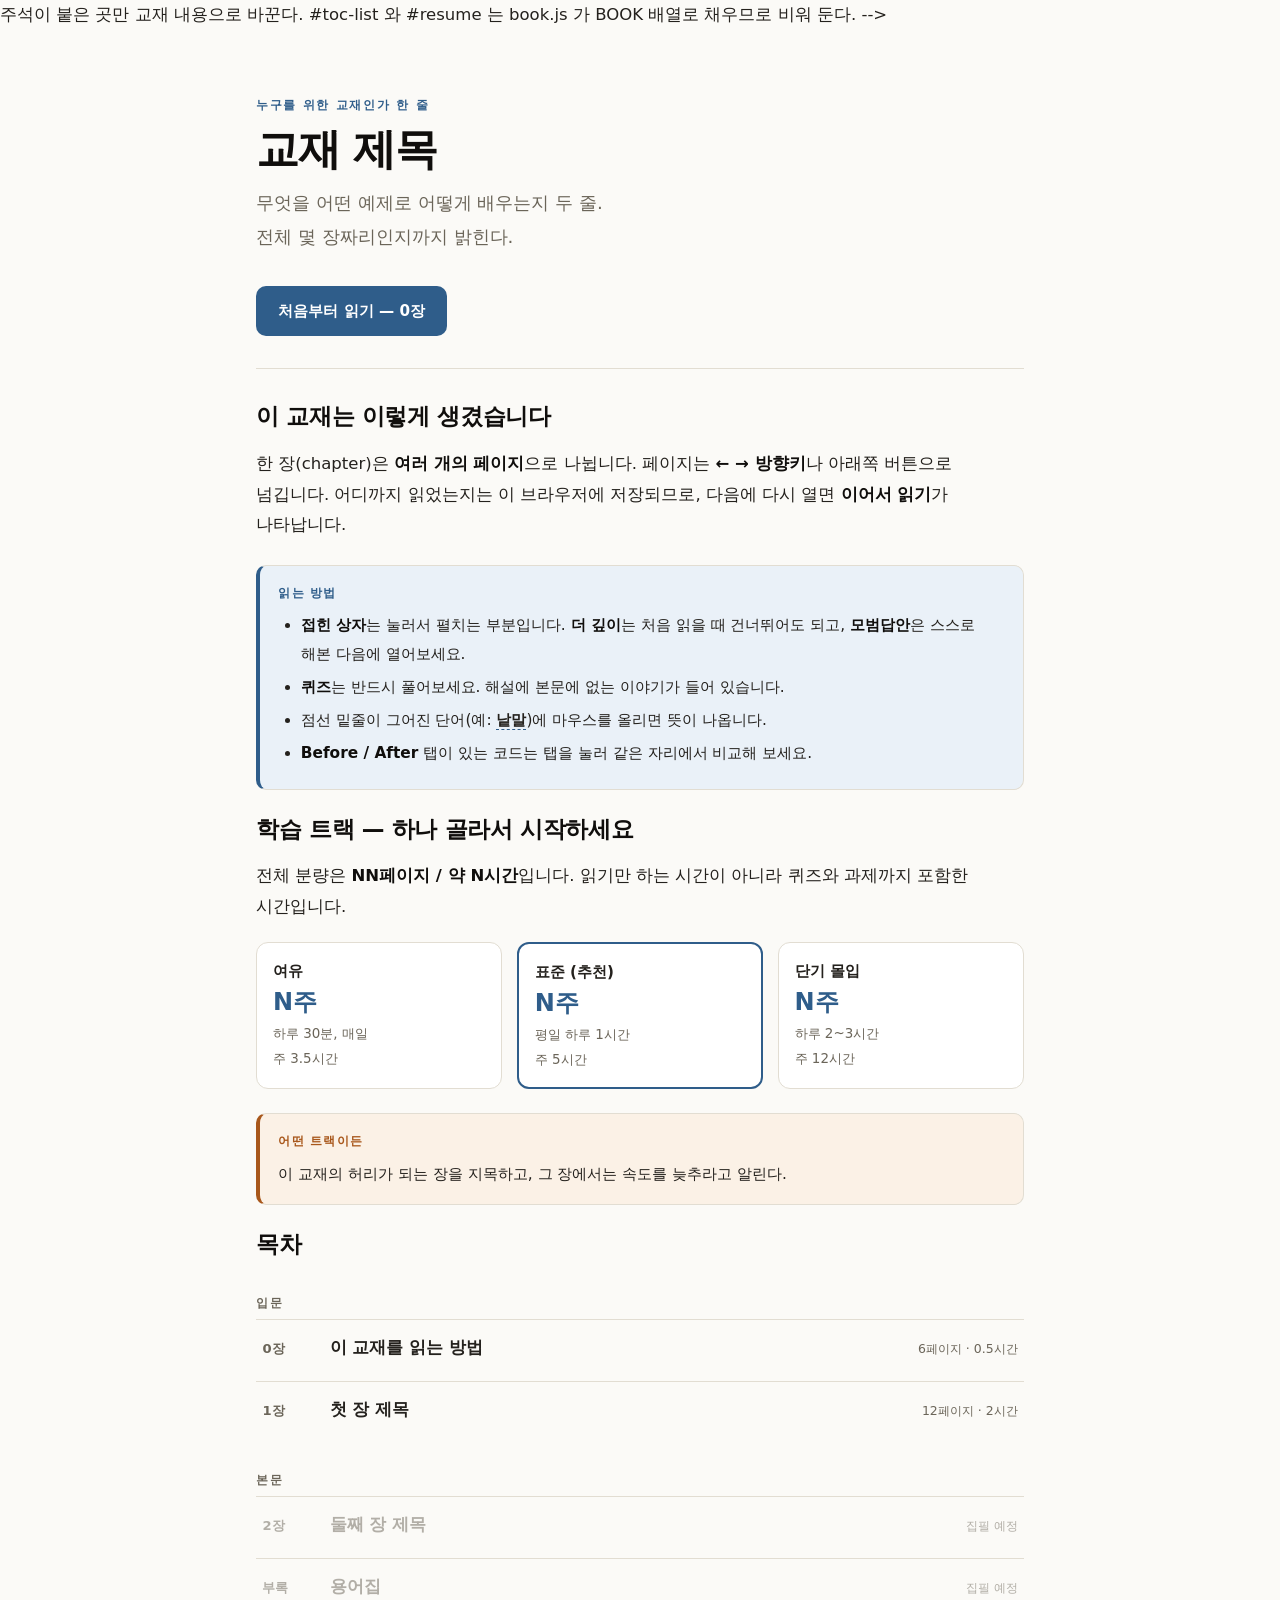
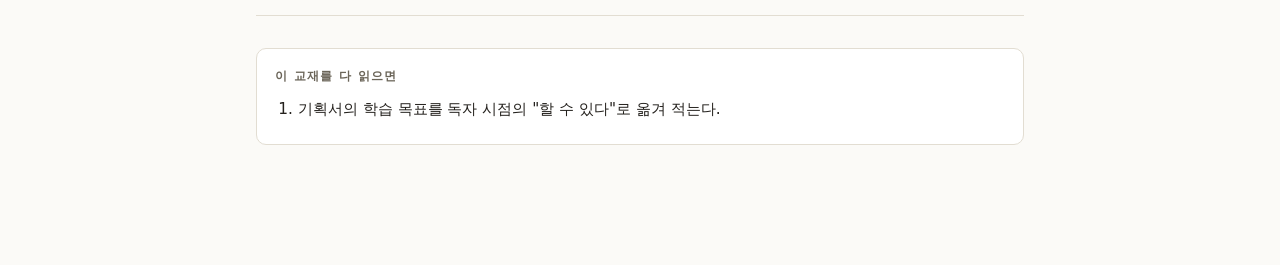
<file: plugins/textbook-html/skills/textbook-html/templates/index.html>
<!DOCTYPE html>
<!-- 표지 템플릿 — 교재 슬러그로 저장 위치는 docs/index.html.
     <!-- ▣ -->  주석이 붙은 곳만 교재 내용으로 바꾼다.
     #toc-list 와 #resume 는 book.js 가 BOOK 배열로 채우므로 비워 둔다. -->
<html lang="ko" data-page="cover">
<head>
<meta charset="utf-8">
<meta name="viewport" content="width=device-width, initial-scale=1">
<title>교재 제목 — 부제</title><!-- ▣ -->
<link rel="stylesheet" href="assets/book.css">
</head>
<body>

<div class="cover">

  <p class="kicker">누구를 위한 교재인가 한 줄</p><!-- ▣ -->
  <h1 class="title">교재 제목</h1><!-- ▣ -->
  <p class="sub">무엇을 어떤 예제로 어떻게 배우는지 두 줄.<br>
  전체 몇 장짜리인지까지 밝힌다.</p><!-- ▣ -->

  <p><a class="resume" id="resume" href="ch00.html">처음부터 읽기</a></p>

  <hr>

  <h2>이 교재는 이렇게 생겼습니다</h2>

  <p>한 장(chapter)은 <b>여러 개의 페이지</b>으로 나뉩니다. 페이지는 <b>← → 방향키</b>나 아래쪽
  버튼으로 넘깁니다. 어디까지 읽었는지는 이 브라우저에 저장되므로, 다음에 다시 열면
  <b>이어서 읽기</b>가 나타납니다.</p>

  <div class="box note">
    <p class="box-t">읽는 방법</p>
    <ul>
      <li><b>접힌 상자</b>는 눌러서 펼치는 부분입니다. <b>더 깊이</b>는 처음 읽을 때 건너뛰어도
      되고, <b>모범답안</b>은 스스로 해본 다음에 열어보세요.</li>
      <li><b>퀴즈</b>는 반드시 풀어보세요. 해설에 본문에 없는 이야기가 들어 있습니다.</li>
      <li>점선 밑줄이 그어진 단어(예: <span class="term" data-term="sample">낱말</span>)에
      마우스를 올리면 뜻이 나옵니다.</li>
      <li><b>Before / After</b> 탭이 있는 코드는 탭을 눌러 같은 자리에서 비교해 보세요.</li>
    </ul>
  </div>

  <h2>학습 트랙 — 하나 골라서 시작하세요</h2>

  <p>전체 분량은 <b>NN페이지 / 약 N시간</b>입니다. 읽기만 하는 시간이 아니라
  퀴즈와 과제까지 포함한 시간입니다.</p><!-- ▣ 커리큘럼 합계와 맞춘다 -->

  <div class="track-grid"><!-- ▣ 전체 시간으로 나눈 트랙 3~4개 -->
    <div class="track">
      <h4>여유</h4>
      <div class="big">N주</div>
      <p>하루 30분, 매일<br>주 3.5시간</p>
    </div>
    <div class="track pick">
      <h4>표준 (추천)</h4>
      <div class="big">N주</div>
      <p>평일 하루 1시간<br>주 5시간</p>
    </div>
    <div class="track">
      <h4>단기 몰입</h4>
      <div class="big">N주</div>
      <p>하루 2~3시간<br>주 12시간</p>
    </div>
  </div>

  <div class="box warn">
    <p class="box-t">어떤 트랙이든</p>
    <p>이 교재의 허리가 되는 장을 지목하고, 그 장에서는 속도를 늦추라고 알린다.</p><!-- ▣ -->
  </div>

  <h2>목차</h2>
  <ul class="toc-list" id="toc-list"></ul>

  <div class="box" style="margin-top:2rem">
    <p class="box-t">이 교재를 다 읽으면</p>
    <ol>
      <li>기획서의 학습 목표를 독자 시점의 "할 수 있다"로 옮겨 적는다.</li><!-- ▣ -->
    </ol>
  </div>

</div>

<script src="assets/book.js"></script>
</body>
</html>
</file>
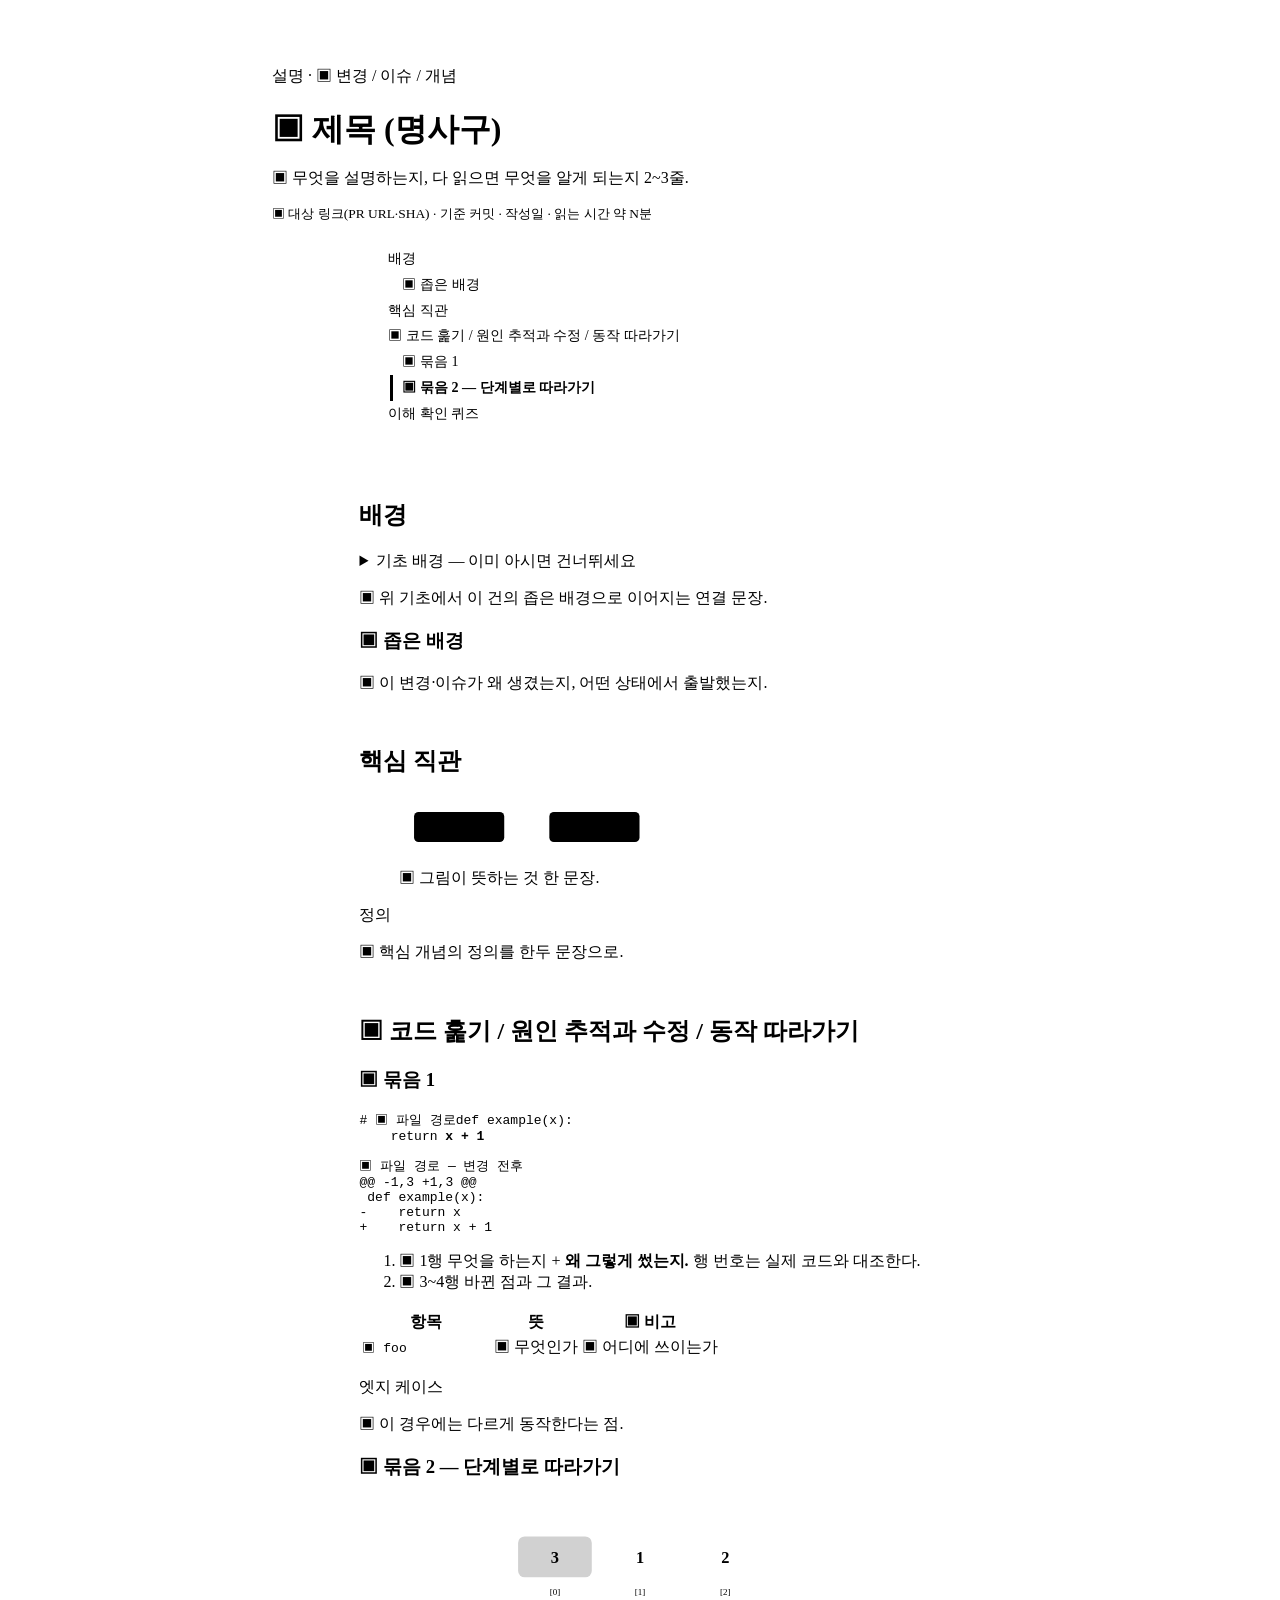
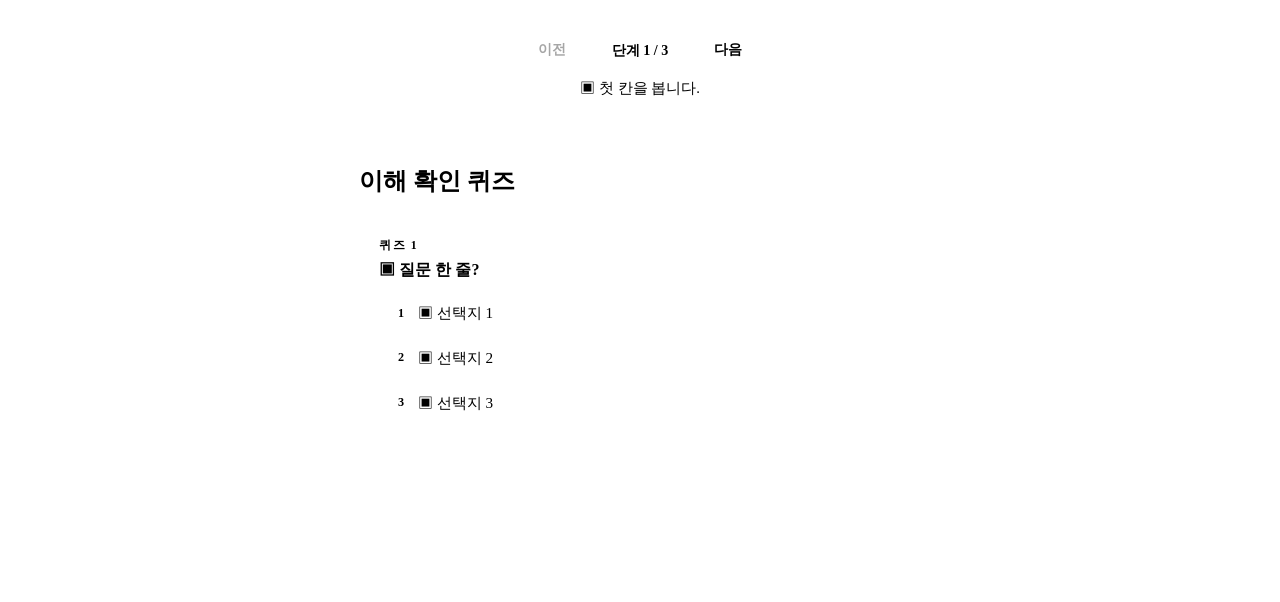
<file: plugins/teach/skills/explain-html/templates/explain.html>
<!DOCTYPE html>
<!-- ▣ explain-html 골격. 복사해 ▣ 자리를 채운다. 안내 주석(HTML 주석 중 ▣ 로 시작하는 것)은 채우면서 지운다. 남은 ▣ 0 이 완료 기준.
     규약: file:// 로 열림 · CDN·외부 폰트·네트워크 호출·ES 모듈·외부 스크립트/스타일 참조 금지 · CSS·JS 인라인
     공통 스타일·테마 전환·수식(KaTeX)은 teach: 마커 주석 자리에 shared/inline-shared.js 가 인라인한다. 마커는 지우지 않고, 완성하려면 이 스크립트를 돌린다 -->
<html lang="ko">
<head>
<meta charset="utf-8">
<meta name="viewport" content="width=device-width, initial-scale=1">
<meta name="color-scheme" content="light dark">
<title>▣ 제목</title>
<!-- teach:base-style -->
<style>
h2, h3 { scroll-margin-top: 1rem; }

/* 문서 머리 · 레이아웃 */
.doc-head { max-width: var(--measure); margin: 0 auto; padding: 2.6rem 1.1rem 0; }
.doc-head h1 { margin-bottom: .9rem; }
.meta { font-size: .84rem; color: var(--muted); margin: 0 0 1.4rem; overflow-wrap: anywhere; }

.layout { max-width: var(--measure); margin: 0 auto; padding: 0 1.1rem 6rem; }
#doc { min-width: 0; }
#doc > section { margin: 0 0 3.2rem; }

#toc { margin: 0 0 1.6rem; border: 1px solid var(--rule); border-radius: 10px; background: var(--bg-soft); font-size: .88rem; }
#toc summary { cursor: pointer; padding: .6rem 1rem; font-weight: 700; }
#toc ol { list-style: none; margin: 0; padding: 0 1rem .8rem; }
#toc li { margin: 0; }
#toc ol ol { padding: 0 0 0 .9rem; }
#toc a {
  display: block; padding: .15rem 0 .15rem .6rem; line-height: 1.5;
  color: var(--fg); text-decoration: none; border-left: 3px solid transparent;
}
#toc a:hover { color: var(--accent); }
#toc a.here { border-left-color: var(--accent); color: var(--accent); font-weight: 700; }

@media (min-width: 1100px) {
  .doc-head { max-width: calc(14rem + 2.5rem + var(--measure)); padding-left: 0; }
  .doc-head > * { margin-left: calc(14rem + 2.5rem); }
  .layout { max-width: none; display: grid; grid-template-columns: 14rem minmax(0, var(--measure)); gap: 2.5rem; justify-content: center; }
  #toc { position: sticky; top: 1.5rem; align-self: start; max-height: calc(100vh - 3rem); overflow-y: auto; border: 0; background: none; margin: 0; }
  #toc summary { display: none; }
}
pre.diff code { display: block; }
pre.diff .add, pre.diff .del, pre.diff .hunk { display: inline-block; min-width: 100%; }
pre.diff .add { background: var(--good-bg); }
pre.diff .del { background: var(--bad-bg); }
pre.diff .hunk { color: var(--muted); }
pre.diff .hunk span { color: inherit; font: inherit; }

/* 위젯 */
.widget { margin: 1.5rem 0; padding: 1rem 1.15rem; border: 1px solid var(--rule); border-radius: 12px; background: var(--card); }
.widget figure.fig { margin: 0 0 .8rem; }
.widget .ctl { display: flex; gap: .7rem; align-items: center; justify-content: center; flex-wrap: wrap; font-size: .88rem; }
.widget button {
  background: var(--bg); color: var(--fg); border: 1px solid var(--rule);
  border-radius: 9px; padding: .4rem .95rem; font: inherit; font-size: .87rem;
  font-weight: 600; cursor: pointer;
}
.widget button:hover:not(:disabled) { border-color: var(--accent); color: var(--accent); }
.widget button:disabled { opacity: .35; cursor: default; }
.widget .cur { font-weight: 700; color: var(--fg-strong); min-width: 6rem; text-align: center; }
.widget .say { margin: .8rem 0 0; font-size: .92rem; color: var(--muted); text-align: center; }

/* shared/quiz.css·quiz.js 의 사본 — 고치면 shared 와 textbook-html 사본도 맞춘다 */
/* 퀴즈 */
.quiz {
  margin: 1.5rem 0; padding: 1.1rem 1.25rem; border-radius: 12px;
  border: 1px solid var(--rule); background: var(--card);
}
.quiz .qn { font-size: .74rem; font-weight: 700; letter-spacing: .12em;
  text-transform: uppercase; color: var(--muted); margin: 0 0 .35rem; }
.quiz .q { font-weight: 700; color: var(--fg-strong); margin: 0 0 .8rem; }
.quiz ol.options { list-style: none; margin: 0; padding: 0; counter-reset: opt; }
.quiz ol.options li {
  counter-increment: opt; margin: .4rem 0; padding: .55rem .8rem .55rem 2.4rem;
  border: 1px solid var(--rule); border-radius: 9px; cursor: pointer;
  position: relative; font-size: .95rem; background: var(--bg);
  transition: background .12s, border-color .12s;
}
.quiz ol.options li::before {
  content: counter(opt); position: absolute; left: .7rem; top: .55rem;
  width: 1.3rem; height: 1.3rem; border-radius: 50%; background: var(--bg-soft);
  border: 1px solid var(--rule); font-size: .76rem; font-weight: 700;
  display: grid; place-items: center; color: var(--muted);
}
.quiz ol.options li:hover { border-color: var(--accent); }
.quiz.done ol.options li { cursor: default; }
.quiz.done ol.options li:hover { border-color: var(--rule); }
.quiz ol.options li.pick-good { border-color: var(--good); background: var(--good-bg); }
.quiz ol.options li.pick-good::before { content: "✓"; background: var(--good); color: #fff; border-color: var(--good); }
.quiz ol.options li.pick-bad { border-color: var(--bad); background: var(--bad-bg); }
.quiz ol.options li.pick-bad::before { content: "✕"; background: var(--bad); color: #fff; border-color: var(--bad); }
.quiz .why {
  display: none; margin-top: .45rem; padding-left: .2rem;
  font-size: .88rem; color: var(--muted);
}
.quiz ol.options li.picked .why { display: block; }
.quiz .explain {
  display: none; margin-top: 1rem; padding-top: .9rem;
  border-top: 1px solid var(--rule-soft); font-size: .93rem;
}
.quiz.done .explain { display: block; }
.quiz .explain > :last-child { margin-bottom: 0; }
.quiz .explain b.lbl { color: var(--accent); }

@media (max-width: 600px) {
  /* 그림은 줄이지 않고 그림 상자 안에서 가로로 민다 */
  figure.fig { overflow-x: auto; }
  figure.fig svg { min-width: 34rem; }
  /* 3열 이상인 표는 글자가 세로로 쪼개지지 않게 최소 폭을 두고 표 상자 안에서 민다 */
  .table-wrap table:has(tr > :nth-child(3)) { min-width: 32rem; }
}

@media (prefers-reduced-motion: reduce) {
  html { scroll-behavior: auto; }
}
</style>
<!-- teach:math-style -->
<!-- teach:theme-script -->
</head>
<body>

<header class="doc-head">
  <p class="kicker">설명 · ▣ 변경 / 이슈 / 개념</p>
  <h1>▣ 제목 (명사구)</h1>
  <p class="lead">▣ 무엇을 설명하는지, 다 읽으면 무엇을 알게 되는지 2~3줄.</p>
  <p class="meta">▣ 대상 링크(PR URL·SHA) · 기준 커밋 · 작성일 · 읽는 시간 약 N분</p>
</header>

<div class="layout">
  <nav id="toc" aria-label="목차"><details open><summary>목차</summary><ol></ol></details></nav><!-- JS 가 채운다 -->

  <main id="doc">

    <section id="background">
      <h2>배경</h2>
      <details class="fold">
        <summary>기초 배경 — 이미 아시면 건너뛰세요</summary>
        <div class="fold-body">
          <p>▣ 이 설명을 읽는 데 꼭 필요한 기초만. 모르는 독자가 여기서 멈추지 않게.</p>
        </div>
      </details>
      <p>▣ 위 기초에서 이 건의 좁은 배경으로 이어지는 연결 문장.</p>
      <h3>▣ 좁은 배경</h3>
      <p>▣ 이 변경·이슈가 왜 생겼는지, 어떤 상태에서 출발했는지.</p>
    </section>

    <section id="intuition">
      <h2>핵심 직관</h2>
      <!-- ▣ 그림은 인라인 SVG. 색은 클래스로만: .svg-fg(글자) .svg-muted(보조) .svg-line(선) -->
      <figure class="fig">
        <svg viewBox="0 0 640 90" role="img" aria-label="▣ 그림 설명">
          <g class="svg-line" stroke-width="1.4">
            <rect x="20" y="20" width="120" height="40" rx="6"/>
            <path d="M140 40 H200"/>
            <rect x="200" y="20" width="120" height="40" rx="6"/>
          </g>
          <g text-anchor="middle" font-size="12.5" font-weight="700" class="svg-fg">
            <text x="80" y="38">▣ 왼쪽</text><text x="260" y="38">▣ 오른쪽</text>
          </g>
          <g text-anchor="middle" font-size="10" class="svg-muted">
            <text x="80" y="53">▣ 한 줄 설명</text><text x="260" y="53">▣ 한 줄 설명</text>
          </g>
        </svg>
        <figcaption>▣ 그림이 뜻하는 것 한 문장.</figcaption>
      </figure>
      <div class="box note">
        <p class="box-t">정의</p>
        <p>▣ 핵심 개념의 정의를 한두 문장으로.</p>
      </div>
    </section>

    <section id="detail">
      <h2>▣ 코드 훑기 / 원인 추적과 수정 / 동작 따라가기</h2>

      <h3>▣ 묶음 1</h3>
      <!-- ▣ 코드 <pre> 는 Python 으로 색칠된다. 명령 출력·로그·트레이스는 <code class="plain"> 로 둔다 -->
<pre><span class="cap"># ▣ 파일 경로</span><code>def example(x):
    return <b class="hl">x + 1</b>
</code></pre>

<pre class="diff"><span class="cap">▣ 파일 경로 — 변경 전후</span><code>@@ -1,3 +1,3 @@
 def example(x):
-    return x
+    return x + 1
</code></pre>

      <ol class="notes">
        <li><span class="ln">▣ 1행</span> 무엇을 하는지 + <b>왜 그렇게 썼는지.</b> 행 번호는 실제 코드와 대조한다.</li>
        <li><span class="ln">▣ 3~4행</span> 바뀐 점과 그 결과.</li>
      </ol>

      <div class="table-wrap">
        <table>
          <tr><th style="width:8rem">항목</th><th>뜻</th><th>▣ 비고</th></tr>
          <tr><td><code>▣ foo</code></td><td>▣ 무엇인가</td><td>▣ 어디에 쓰이는가</td></tr>
        </table>
      </div>

      <div class="box warn">
        <p class="box-t">엣지 케이스</p>
        <p>▣ 이 경우에는 다르게 동작한다는 점.</p>
      </div>

      <h3>▣ 묶음 2 — 단계별로 따라가기</h3>
      <!-- ▣ 위젯: 값이 단계에 따라 바뀌는 것을 보여줄 때만 둔다. 아니면 이 .widget 블록과 아래 script 를 통째로 지운다.
           STEPS 는 실제로 실행해 얻은 트레이스로 교체한다. id 접두어 w-, 색은 SVG 클래스만. -->
      <div class="widget">
        <figure class="fig">
          <svg id="w-svg" viewBox="0 0 640 120" role="img" aria-label="▣ 단계별 상태 그림"></svg>
        </figure>
        <div class="ctl">
          <button type="button" id="w-prev">이전</button>
          <span class="cur" id="w-cur"></span>
          <button type="button" id="w-next">다음</button>
        </div>
        <p class="say" id="w-say" aria-live="polite"></p>
      </div>
<script>
(function () {
  var STEPS = [  // ▣ 실제로 실행해 얻은 트레이스로 교체: vals = 칸 값, at = 지금 보는 칸, say = 설명
    { vals: [3, 1, 2], at: 0, say: '▣ 첫 칸을 봅니다.' },
    { vals: [3, 1, 2], at: 1, say: '▣ 둘째 칸으로 넘어갑니다.' },
    { vals: [1, 3, 2], at: 1, say: '▣ 두 값을 맞바꿉니다.' }
  ];
  var svg = document.getElementById('w-svg'), cur = document.getElementById('w-cur'),
      say = document.getElementById('w-say'), prev = document.getElementById('w-prev'),
      next = document.getElementById('w-next'), k = 0, NS = 'http://www.w3.org/2000/svg';
  function el(name, attrs, text) {
    var e = document.createElementNS(NS, name);
    for (var a in attrs) e.setAttribute(a, attrs[a]);
    if (text != null) e.textContent = text;
    return e;
  }
  function draw() {
    var s = STEPS[k], w = 90, gap = 14, x0 = (640 - (s.vals.length * (w + gap) - gap)) / 2;
    while (svg.firstChild) svg.removeChild(svg.firstChild);
    s.vals.forEach(function (v, i) {
      var x = x0 + i * (w + gap), on = i === s.at;
      svg.appendChild(el('rect', { x: x, y: 20, width: w, height: 50, rx: 8, 'class': on ? 'svg-fg' : 'svg-line',
        'fill-opacity': on ? '.18' : '0', 'stroke-width': on ? 2.5 : 1.4 }));
      svg.appendChild(el('text', { x: x + w / 2, y: 52, 'text-anchor': 'middle', 'font-size': 20, 'font-weight': 700, 'class': 'svg-fg' }, String(v)));
      svg.appendChild(el('text', { x: x + w / 2, y: 92, 'text-anchor': 'middle', 'font-size': 11, 'class': 'svg-muted' }, '[' + i + ']'));
    });
    cur.textContent = '단계 ' + (k + 1) + ' / ' + STEPS.length;
    say.textContent = s.say;
    prev.disabled = k === 0;
    next.disabled = k === STEPS.length - 1;
  }
  prev.addEventListener('click', function () { if (k > 0) { k--; draw(); } });
  next.addEventListener('click', function () { if (k < STEPS.length - 1) { k++; draw(); } });
  draw();
})();
</script>
    </section>

    <section id="quiz">
      <h2>이해 확인 퀴즈</h2>
      <!-- ▣ 총 5개. 정답 위치를 섞는다. data-answer 는 정답 li 의 1-기반 번호, 모든 li 에 data-why. 문제마다 .explain 으로 본문에 없는 이야기를 하나 얹는다. -->
      <div class="quiz" data-answer="2">
        <p class="q">▣ 질문 한 줄?</p>
        <ol class="options">
          <li data-why="▣ 왜 틀렸는지.">▣ 선택지 1</li>
          <li data-why="▣ 왜 맞는지.">▣ 선택지 2</li>
          <li data-why="▣ 왜 틀렸는지.">▣ 선택지 3</li>
        </ol>
        <div class="explain">
          <p>▣ 본문에 없는 이야기를 하나 얹는다.</p>
        </div>
      </div>
    </section>

  </main>
</div>

<!-- teach:math-script -->
<script>
(function () {
  'use strict';

  /* 목차 */
  function buildToc() {
    var toc = document.getElementById('toc'), det = toc.querySelector('details'),
        ol = toc.querySelector('ol'), links = [], targets = [];
    Array.prototype.forEach.call(document.querySelectorAll('#doc > section[id]'), function (sec) {
      var h2 = sec.querySelector('h2');
      if (!h2) return;
      var li = document.createElement('li');
      li.appendChild(makeLink(h2, sec.id));
      var h3s = sec.querySelectorAll('h3');
      if (h3s.length) {
        var sub = document.createElement('ol');
        Array.prototype.forEach.call(h3s, function (h3, n) {
          var sli = document.createElement('li');
          sli.appendChild(makeLink(h3, sec.id + '-' + (n + 1)));
          sub.appendChild(sli);
        });
        li.appendChild(sub);
      }
      ol.appendChild(li);
    });
    function makeLink(h, fallbackId) {
      if (!h.id) h.id = fallbackId;
      var a = document.createElement('a');
      a.href = '#' + h.id;
      a.textContent = h.textContent;
      links.push(a); targets.push(h);
      return a;
    }
    var mq = window.matchMedia('(min-width: 1100px)');
    function sync() { det.open = mq.matches; }
    sync();
    if (mq.addEventListener) mq.addEventListener('change', sync);
    ol.addEventListener('click', function (e) {
      if (!mq.matches && e.target.closest && e.target.closest('a')) det.open = false;
    });
    markHere(links, targets);
  }

  /* 현재 위치: 화면 위쪽에 걸린 제목에 대응하는 목차 링크에 .here */
  function markHere(links, targets) {
    if (!('IntersectionObserver' in window)) return;
    var visible = {};
    var io = new IntersectionObserver(function (entries) {
      entries.forEach(function (en) { visible[en.target.id] = en.isIntersecting; });
      var idx = -1;
      targets.forEach(function (t, i) { if (visible[t.id] && idx < 0) idx = i; });
      if (idx < 0) return;
      links.forEach(function (a, i) { a.classList.toggle('here', i === idx); });
    }, { rootMargin: '0px 0px -60% 0px' });
    targets.forEach(function (t) { io.observe(t); });
  }

  /* 코드 하이라이터 — shared/highlight.js 정본의 사본(고치면 양쪽). 기본은 Python 이다.
     다른 언어의 코드를 실으면 아래 PY_KW(주석·문자열 표기가 다르면 PY_RE 의 첫 두 그룹도)를 그 언어에 맞게 바꾼다.
     명령 출력·로그·JSON 처럼 코드가 아닌 pre 는 <code class="plain"> 로 색칠에서 뺀다. */
  var PY_KW = 'False|None|True|and|as|assert|async|await|break|class|continue|def|del|elif|' +
              'else|except|finally|for|from|global|if|import|in|is|lambda|nonlocal|not|or|' +
              'pass|raise|return|try|while|with|yield|match|case';

  var PY_RE = new RegExp(
    '(#[^\\n]*)' +
    '|([fFrRbBuU]{0,2}(?:"""[\\s\\S]*?"""|\'\'\'[\\s\\S]*?\'\'\'|"(?:\\\\.|[^"\\\\\\n])*"|\'(?:\\\\.|[^\'\\\\\\n])*\'))' +
    '|(@[A-Za-z_][\\w.]*)' +
    '|\\b(def|class)(\\s+)([A-Za-z_]\\w*)' +
    '|\\b(self|cls)\\b' +
    '|\\b(' + PY_KW + ')\\b' +
    '|\\b(\\d[\\d_]*(?:\\.\\d+)?)\\b',
    'g');

  function esc(s) {
    return s.replace(/&/g, '&amp;').replace(/</g, '&lt;').replace(/>/g, '&gt;');
  }

  function highlightPython(src) {
    return esc(src).replace(PY_RE, function (m, com, str, dec, defkw, gap, name, slf, kw, num) {
      if (com) return '<span class="tok-com">' + com + '</span>';
      if (str) return '<span class="tok-str">' + str + '</span>';
      if (dec) return '<span class="tok-dec">' + dec + '</span>';
      if (defkw) return '<span class="tok-kw">' + defkw + '</span>' + gap + '<span class="tok-fn">' + name + '</span>';
      if (slf) return '<span class="tok-self">' + slf + '</span>';
      if (kw) return '<span class="tok-kw">' + kw + '</span>';
      if (num) return '<span class="tok-num">' + num + '</span>';
      return m;
    });
  }

  /* code 안의 텍스트 노드만 색칠한다. 저자가 직접 넣은 <b class="hl"> 같은
     강조 표시를 지우지 않기 위한 방식. */
  function highlightAll(root) {
    var blocks = root.querySelectorAll('pre > code, pre code.python');
    Array.prototype.forEach.call(blocks, function (code) {
      if (code.dataset.hl === 'done' || code.classList.contains('plain')) return;
      var texts = [];
      var walker = document.createTreeWalker(code, NodeFilter.SHOW_TEXT, null, false);
      while (walker.nextNode()) texts.push(walker.currentNode);
      texts.forEach(function (t) {
        var span = document.createElement('span');
        span.innerHTML = highlightPython(t.nodeValue);
        t.parentNode.replaceChild(span, t);
      });
      code.dataset.hl = 'done';
    });
  }

  /* diff 색칠: 첫 글자가 + - @ 인 줄 */
  function markDiff() {
    Array.prototype.forEach.call(document.querySelectorAll('pre.diff > code'), function (code) {
      var lines = code.textContent.split('\n');
      if (lines[lines.length - 1] === '') lines.pop();
      code.textContent = '';
      lines.forEach(function (line) {
        var c = line.charAt(0), cls = c === '+' ? 'add' : c === '-' ? 'del' : c === '@' ? 'hunk' : '';
        var node;
        if (cls) { node = document.createElement('span'); node.className = cls; node.textContent = line; }
        else node = document.createTextNode(line);
        code.appendChild(node);
        code.appendChild(document.createTextNode('\n'));
      });
    });
  }

  /* textbook-html book.js 의 initQuiz 와 동일 — 고치면 양쪽 */
  function initQuiz(root) {
    Array.prototype.forEach.call(root.querySelectorAll('.quiz'), function (quiz, qi) {
      if (quiz.dataset.init) return;
      var answer = parseInt(quiz.dataset.answer, 10);
      var opts = quiz.querySelectorAll('ol.options > li');

      var qn = quiz.querySelector('.qn');
      if (!qn) {
        qn = document.createElement('p');
        qn.className = 'qn';
        qn.textContent = '퀴즈 ' + (qi + 1);
        quiz.insertBefore(qn, quiz.firstChild);
      }

      Array.prototype.forEach.call(opts, function (li, i) {
        if (li.dataset.why) {
          var why = document.createElement('div');
          why.className = 'why';
          why.textContent = li.dataset.why;
          li.appendChild(why);
        }
        // 키보드로도 고를 수 있게 한다(Tab 으로 옮기고 Enter·Space 로 고른다)
        li.setAttribute('tabindex', '0');
        li.setAttribute('role', 'button');
        li.addEventListener('keydown', function (e) {
          if (e.target !== li) return;
          if (e.key === 'Enter' || e.key === ' ') { e.preventDefault(); li.click(); }
        });
        li.addEventListener('click', function (e) {
          if (e.target.closest && e.target.closest('a, .term')) return;
          if (quiz.classList.contains('done')) return;
          var picked = i + 1;
          li.classList.add('picked', picked === answer ? 'pick-good' : 'pick-bad');
          if (picked !== answer && opts[answer - 1]) {
            opts[answer - 1].classList.add('pick-good', 'picked');
          }
          quiz.classList.add('done');
        });
      });
      quiz.dataset.init = '1';
    });
  }

  document.addEventListener('DOMContentLoaded', function () {
    buildToc();
    markDiff();
    highlightAll(document.getElementById('doc'));
    initQuiz(document);
  });
})();
</script>
</body>
</html>
</file>
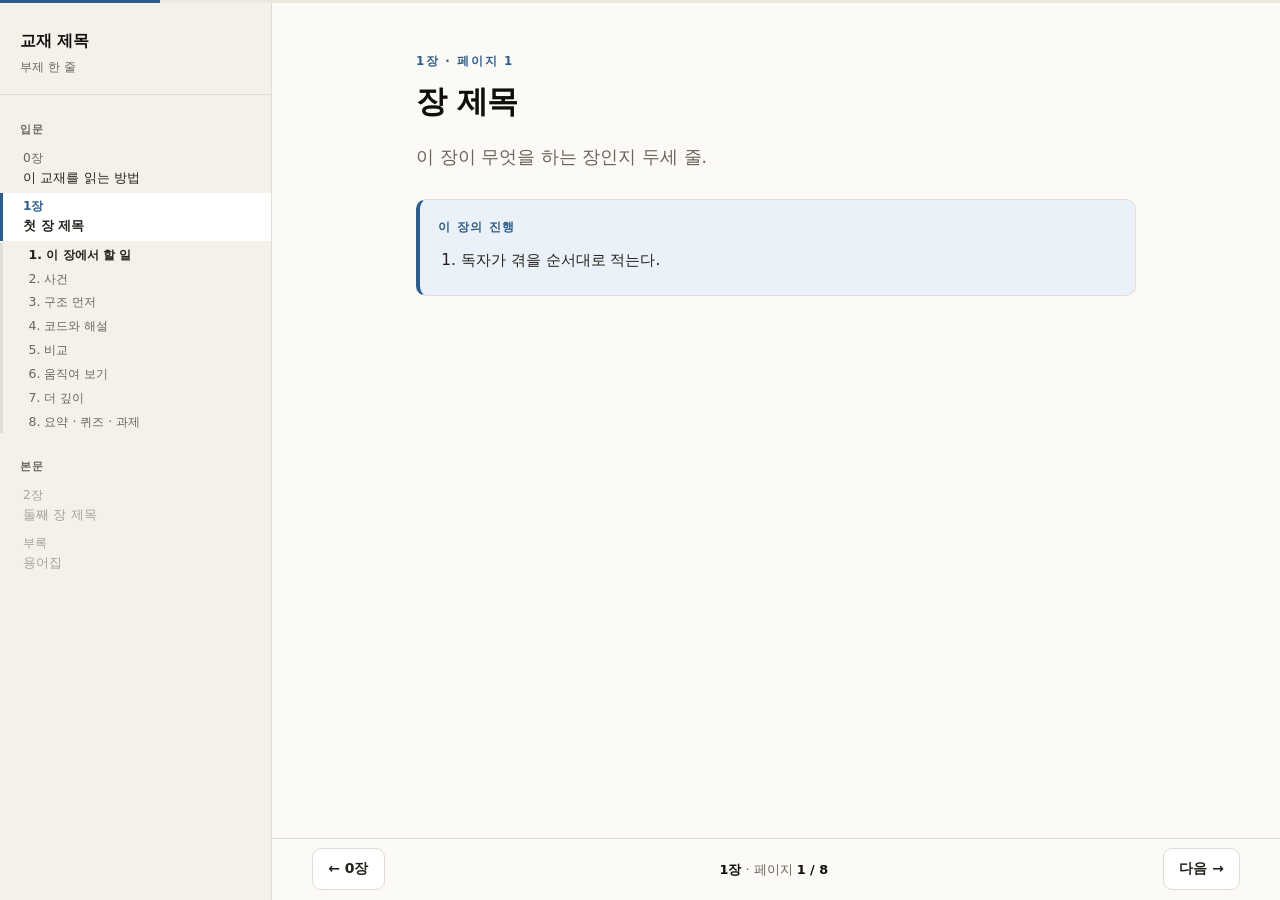
<file: plugins/textbook-html/skills/textbook-html/templates/ch-template.html>
<!DOCTYPE html>
<!-- 장(chapter) 템플릿 — docs/chNN.html 로 저장한다.
     이 파일이 페이지 서식의 진실 원천이다. 여기 없는 마크업은 만들지 않는다.
     아래 7개 페이지는 "쓸 수 있는 부품 목록"이지, 매 장이 이 순서를 따라야 하는 것은 아니다.
     페이지 개수·순서는 커리큘럼이 정한 그 장의 내용이 정한다. -->
<html lang="ko" data-chapter="ch01"><!-- ▣ 파일명과 같은 id. book.js 의 BOOK 배열과 일치해야 한다 -->
<head>
<meta charset="utf-8">
<meta name="viewport" content="width=device-width, initial-scale=1">
<title>1장 · 장 제목 — 교재 제목</title><!-- ▣ -->
<link rel="stylesheet" href="assets/katex/katex.min.css"><!-- 수식을 쓰지 않는 교재는 이 줄과 아래 katex·math 스크립트 3줄을 뺀다 -->
<link rel="stylesheet" href="assets/book.css">
</head>
<body>

<main id="book"><div class="inner">

<!-- ─────────────────────────────────────────── 페이지 1 -->
<section class="screen" data-title="이 장에서 할 일"><!-- data-title = 사이드바에 나올 짧은 이름 -->
  <p class="kicker">1장 · 페이지 1</p><!-- 번호는 장 안에서 1부터. 페이지를 끼워 넣으면 전부 다시 매긴다 -->
  <h1>장 제목</h1><!-- 첫 페이지만 h1, 나머지는 h2 -->

  <p class="lead">이 장이 무엇을 하는 장인지 두세 줄.</p>

  <div class="box note">
    <p class="box-t">이 장의 진행</p>
    <ol>
      <li>독자가 겪을 순서대로 적는다.</li>
    </ol>
  </div>
</section>

<!-- ─────────────────────────────────────────── 페이지 2 -->
<section class="screen" data-title="사건">
  <p class="kicker">1장 · 페이지 2</p>
  <h2>문제가 드러나는 장면</h2>

  <!-- 대화 — 업무 담당자와 개발자가 같은 낱말을 다르게 쓰는 장면에 쓴다 -->
  <div class="dialog">
    <div class="line"><div class="who">정산팀</div><div class="say">
      <p>현장에서 나올 말을 그대로.</p></div></div>
    <div class="line"><div class="who">개발팀</div><div class="say">
      <p>개발자의 첫 반응.</p></div></div>
  </div>

  <!-- 상자 4종: note(설명) / warn(주의) / bad(안티패턴) / good(권장) -->
  <div class="box bad">
    <p class="box-t">여기서 알아야 할 것</p>
    <p>왜 이게 문제인지. <span class="term" data-term="sample">용어</span>는
    book.js 의 TERMS 에 키가 있어야 툴팁이 뜬다.</p>
  </div>
</section>

<!-- ─────────────────────────────────────────── 페이지 3 -->
<section class="screen" data-title="구조 먼저">
  <p class="kicker">1장 · 페이지 3</p>
  <h2>코드를 보기 전에 — 구조</h2>

  <!-- 다이어그램은 인라인 SVG 로 직접 그린다(라이브러리 없음).
       색은 클래스로만 준다: .svg-fg(글자) .svg-muted(보조) .svg-line(선) -->
  <figure class="fig">
    <svg viewBox="0 0 640 90" role="img" aria-label="구조 설명">
      <g class="svg-line" fill="none" stroke-width="1.4">
        <rect x="20" y="20" width="120" height="40" rx="6"/>
        <path d="M140 40 H200"/>
        <rect x="200" y="20" width="120" height="40" rx="6"/>
      </g>
      <g text-anchor="middle" font-size="12.5" font-weight="700" class="svg-fg">
        <text x="80" y="38">왼쪽</text><text x="260" y="38">오른쪽</text>
      </g>
      <g text-anchor="middle" font-size="10" class="svg-muted">
        <text x="80" y="53">한 줄 설명</text><text x="260" y="53">한 줄 설명</text>
      </g>
    </svg>
    <figcaption>그림이 무엇을 뜻하는지 한 문장.</figcaption>
  </figure>

  <!-- 수식: LaTeX 를 \( … \)(문장 속) 와 \[ … \](별행) 로 감싼다. KaTeX 가 오프라인으로 그린다.
       코드 식별자(np.dot, SVC 등)는 수식이 아니라 <code> 로 쓴다. 부등호는 &lt; 로 쓴다.
       별행 수식은 <p style="text-align:center"> 안에 둔다. -->
  <p>점 \(x = (x_1, x_2)\) 와 가중치 \(w\) 의 내적은 \(w\cdot x = w_1x_1 + w_2x_2\) 입니다.</p>
  <p style="text-align:center">\[\lVert a\rVert = \sqrt{a_1^{2} + a_2^{2}}\]</p>

  <div class="table-wrap"><!-- 표는 항상 table-wrap 으로 감싼다(좁은 화면 가로 스크롤) -->
    <table>
      <tr><th style="width:8rem">항목</th><th>뜻</th><th>이 교재에서는</th></tr>
      <tr><td><code>foo</code></td><td>무엇인가</td><td>어디에 쓰이는가</td></tr>
    </table>
  </div>
</section>

<!-- ─────────────────────────────────────────── 페이지 4 -->
<section class="screen" data-title="코드와 해설">
  <p class="kicker">1장 · 페이지 4</p>
  <h2>코드 해설</h2>

  <!-- pre 안의 span.cap = 파일명 캡션. 부등호는 반드시 &lt; &gt; 로 이스케이프.
       20줄이 넘는 코드에는 아래 ol.notes 해설을 붙인다. -->
<pre><span class="cap"># domain/thing.py</span><code>@dataclass(frozen=True)                          # 1
class Thing:
    amount: int

    def __post_init__(self) -&gt; None:             # 2
        if self.amount &lt; 0:
            raise DomainError("음수 불가")
</code></pre>

  <ol class="notes">
    <li><span class="ln">1행</span> 무엇을 하는지 + <b>왜 그렇게 썼는지.</b>
    행 번호는 반드시 실제 코드와 대조한다(가장 자주 틀리는 것).</li>
    <li><span class="ln">5~7행</span> 기술 설명으로 끝내지 않고 "그래서 나중에 무슨 문제가
    되는가"를 붙인다. <span class="later">7장에서 다시 본다</span></li>
  </ol>
</section>

<!-- ─────────────────────────────────────────── 페이지 5 -->
<section class="screen" data-title="비교">
  <p class="kicker">1장 · 페이지 5</p>
  <h2>Before / After</h2>

  <div class="tabs"><!-- 같은 자리에서 두 코드를 비교할 때만 쓴다 -->
    <div class="tab" data-label="지금">
<pre><code>before = 1
</code></pre>
    </div>
    <div class="tab" data-label="고친 뒤">
<pre><code>after = 2
</code></pre>
    </div>
  </div>
</section>

<!-- ─────────────────────────────────────────── 페이지 6 -->
<section class="screen" data-title="움직여 보기">
  <p class="kicker">1장 · 페이지 6</p>
  <h2>인터랙티브 위젯 — 값을 움직여 보여줄 것이 있을 때</h2>

  <!-- 이 페이지는 그대로 복사해 쓰는 위젯 견본이다.
       · SVG + class(svg-fg/svg-muted/svg-line) → 라이트·다크 자동 대응
       · 계산은 인라인 <script> 안에서. 외부 라이브러리 금지
       · id 는 장 안에서 유일해야 한다(장마다 접두어를 다르게 둔다)
       · 새 CSS 클래스는 만들지 않는다. 위젯 안의 배치만 inline style 로 처리한다
       · 픽셀 데이터가 필요하면 <canvas> 를 쓰고, 색은
         getComputedStyle(document.body).getPropertyValue('--fg') 로 읽는다 -->

  <p>결론은 <b>글로 먼저 적는다</b> — 한 걸음이 너무 크면 최솟값을 지나쳐 발산하고,
  너무 작으면 도달하기 전에 멈춥니다. 위젯은 그것을 <b>확인</b>하는 도구다.</p>

  <figure class="fig">
    <svg viewBox="0 0 640 220" role="img" aria-label="한 걸음 크기에 따른 경사하강 경로">
      <g class="svg-line" stroke-width="1.2">
        <path d="M40 200 H600"/><path d="M320 30 V200"/>
      </g>
      <path id="w-curve" class="svg-line" stroke-width="1.6"/>
      <g id="w-dots" class="svg-fg"></g>
      <g class="svg-muted" font-size="10" text-anchor="middle">
        <text x="320" y="214">x</text>
      </g>
    </svg>
    <figcaption>슬라이더를 움직여 걸음 크기를 바꿔 보세요.
    점은 시작점에서 출발해 14번 갱신한 위치입니다.</figcaption>
  </figure>

  <div style="display:flex;gap:.7rem;align-items:center;justify-content:center;font-size:.86rem;flex-wrap:wrap">
    <label for="w-lr">걸음 크기</label>
    <input id="w-lr" type="range" min="0.05" max="1.10" step="0.05" value="0.30" style="width:14rem">
    <b id="w-lr-val">0.30</b>
    <span class="svg-muted" id="w-note" style="color:var(--muted)"></span>
  </div>

<script>
(function () {
  var lr = document.getElementById('w-lr'), val = document.getElementById('w-lr-val'),
      dots = document.getElementById('w-dots'), note = document.getElementById('w-note'),
      curve = document.getElementById('w-curve');
  function X(x) { return 320 + x * 90; }
  function Y(y) { return 200 - y * 18; }

  var d = [], x;
  for (x = -3; x <= 3.0001; x += 0.05) { d.push((d.length ? 'L' : 'M') + X(x).toFixed(1) + ' ' + Y(x * x).toFixed(1)); }
  curve.setAttribute('d', d.join(' '));

  function draw() {
    var step = +lr.value, pos = -2.6, pts = [], i;
    for (i = 0; i < 14; i++) {
      pts.push(pos);
      if (Math.abs(pos) > 3.2) break;
      pos = pos - step * 2 * pos;            // f(x) = x², f'(x) = 2x
    }
    dots.innerHTML = pts.map(function (px, k) {
      return '<circle cx="' + X(px).toFixed(1) + '" cy="' + Y(px * px).toFixed(1) +
             '" r="' + (k === 0 ? 4.5 : 2.8) + '"/>';
    }).join('');
    val.textContent = step.toFixed(2);
    var first = Math.abs(pts[0]), last = Math.abs(pts[pts.length - 1]), osc = false;
    for (i = 1; i < pts.length; i++) { if (pts[i] * pts[i - 1] < 0) { osc = true; break; } }
    note.textContent =
        last > first + 0.01        ? '— 발산합니다. 한 걸음이 너무 큽니다.'
      : last < 0.05                ? '— 최솟값에 도달했습니다.'
      : osc && last > first * 0.8  ? '— 최솟값을 지나쳐 왕복만 합니다. 걸음이 경계에 있습니다.'
      : osc                        ? '— 최솟값을 지나치며 조금씩 줄어듭니다.'
      : '— 아직 도달하지 못했습니다. 걸음이 작습니다.';
  }
  lr.addEventListener('input', draw);
  draw();
})();
</script>
</section>

<!-- ─────────────────────────────────────────── 페이지 7 -->
<section class="screen" data-title="더 깊이">
  <p class="kicker">1장 · 페이지 7</p>
  <h2>심화</h2>

  <details class="fold"><!-- 처음 읽을 때 건너뛰어도 되는 것 -->
    <summary>더 깊이 — 원전은 어떻게 말하는가, 반론까지</summary>
    <div class="fold-body">
      <p>반대 의견도 쓴다. 이 규칙이 언제 틀리는지 밝힌다.</p>
    </div>
  </details>
</section>

<!-- ─────────────────────────────────────────── 페이지 8 (마지막 페이지) -->
<section class="screen" data-title="요약 · 퀴즈 · 과제">
  <p class="kicker">1장 · 페이지 8</p>
  <h2>1장 마무리</h2>

  <div class="summary">
    <h3>핵심 요약</h3>
    <ol>
      <li>본문에 나온 순서대로 3~5줄.</li>
    </ol>
  </div>

  <!-- 퀴즈: data-answer 는 정답 li 의 1-기반 번호. 모든 li 에 data-why 가 있어야 한다 -->
  <div class="quiz" data-answer="2">
    <p class="q">질문 한 줄?</p>
    <ol class="options">
      <li data-why="왜 틀렸는지. 오답도 '자료에 실재하나 이 질문에는 틀린 사실'로 쓴다.">선택지 1</li>
      <li data-why="왜 맞는지.">선택지 2</li>
      <li data-why="왜 틀렸는지.">선택지 3</li>
    </ol>
    <div class="explain">
      <p>본문에 없는 이야기를 하나 얹는다. 해설이 본문의 일부다.</p>
    </div>
  </div>

  <div class="box note">
    <h3>직접 해보기</h3>
    <p>과제 하나. 코드를 쓰지 않고 몇 줄로 설명하는 과제도 좋다.</p>
  </div>

  <details class="fold answer"><!-- 답이 없는 과제는 내지 않는다 -->
    <summary>모범답안 — 그리고 흔한 해법이 왜 부족한지</summary>
    <div class="fold-body">
      <p><b>흔한 해법 1</b> … 왜 부족한지.</p>
      <p><b>이 교재가 가는 길</b> … 어디에서 다루는지.</p>
    </div>
  </details>

  <div class="chapter-end"><!-- 마지막 페이지에만 둔다 -->
    <a href="index.html"><span>돌아가기</span>표지와 목차</a>
    <a href="ch02.html"><span>다음 장</span>2장 — 다음 장 제목</a>
  </div>
</section>

</div></main>

<script src="assets/katex/katex.min.js"></script>
<script src="assets/katex/auto-render.min.js"></script>
<script src="assets/math.js"></script><!-- 반드시 book.js 앞. 페이지를 나누기 전에 수식을 그린다 -->
<script src="assets/book.js"></script>
</body>
</html>
</file>
<file: plugins/textbook-html/skills/textbook-html/templates/assets/book.css>
/* 학습 교재 공통 스타일 — textbook-html 스킬 동봉본
   - 외부 폰트/CDN 의존 없음 (file:// 로 열려야 한다)
   - 라이트/다크 자동 전환
   - 교재마다 고칠 것이 없다. 색을 바꾸려면 아래 :root 변수만 만진다. */

:root {
  --bg: #fbfaf7;
  --bg-soft: #f4f1ea;
  --card: #ffffff;
  --fg: #24211d;
  --fg-strong: #100e0c;
  --muted: #6b6559;
  --rule: #e2ddd2;
  --rule-soft: #eee9df;
  --accent: #2f5d8a;
  --accent-bg: #eaf1f8;
  --warn: #a8571b;
  --warn-bg: #fbf1e6;
  --good: #2b6f4c;
  --good-bg: #ebf4ee;
  --bad: #a33a33;
  --bad-bg: #fbeeed;
  --code-bg: #f5f2ec;
  --code-fg: #2b2721;
  --shadow: 0 1px 2px rgba(0,0,0,.05), 0 8px 24px rgba(0,0,0,.05);

  --c-kw: #9c2f6f;
  --c-str: #2f6f4a;
  --c-com: #746c60;
  --c-num: #a8571b;
  --c-fn: #2f5d8a;
  --c-dec: #7a5aa8;
  --c-self: #a33a33;
  --hl-bg: rgba(168,87,27,.16);

  --sidebar: 17rem;
  --measure: 45rem;
}

@media (prefers-color-scheme: dark) {
  :root {
    --bg: #16171a;
    --bg-soft: #1b1d21;
    --card: #1e2024;
    --fg: #e3e0da;
    --fg-strong: #f5f3ef;
    --muted: #9b968d;
    --rule: #2e3237;
    --rule-soft: #262a2e;
    --accent: #7fb3e0;
    --accent-bg: #1b2a38;
    --warn: #dda15e;
    --warn-bg: #322a1e;
    --good: #7ac496;
    --good-bg: #1d2c24;
    --bad: #e08b84;
    --bad-bg: #33211f;
    --code-bg: #191b1e;
    --code-fg: #d8d5cf;
    --shadow: 0 1px 2px rgba(0,0,0,.3), 0 8px 24px rgba(0,0,0,.3);

    --c-kw: #e089b8;
    --c-str: #8fcfa5;
    --c-com: #918d84;
    --c-num: #dda15e;
    --c-fn: #8fbce8;
    --c-dec: #bfa2e8;
    --c-self: #e08b84;
    --hl-bg: rgba(221,161,94,.20);
  }
}

* { box-sizing: border-box; }

html { scroll-behavior: smooth; }

body {
  margin: 0;
  background: var(--bg);
  color: var(--fg);
  font-family: "Segoe UI", -apple-system, "Malgun Gothic", "맑은 고딕", system-ui, sans-serif;
  font-size: 16.5px;
  line-height: 1.85;
  word-break: keep-all;
  overflow-wrap: break-word;
  -webkit-font-smoothing: antialiased;
}

/* ── 진행률 바 ─────────────────────────────────────── */
#progress {
  position: fixed; top: 0; left: 0; right: 0; height: 3px;
  background: var(--rule-soft); z-index: 50;
}
#progress > i {
  display: block; height: 100%; width: 0;
  background: var(--accent); transition: width .25s ease;
}

/* ── 사이드바 목차 ─────────────────────────────────── */
#toc {
  position: fixed; top: 0; bottom: 0; left: 0; width: var(--sidebar);
  background: var(--bg-soft); border-right: 1px solid var(--rule);
  overflow-y: auto; padding: 1.6rem 0 3rem; z-index: 40;
}
#toc .brand {
  display: block; padding: 0 1.25rem 1rem; margin-bottom: .5rem;
  border-bottom: 1px solid var(--rule); text-decoration: none; color: inherit;
}
#toc .brand b { display: block; font-size: .98rem; letter-spacing: -.01em; }
#toc .brand span { display: block; font-size: .78rem; color: var(--muted); }
#toc .part {
  padding: 1.1rem 1.25rem .25rem; font-size: .7rem; font-weight: 700;
  letter-spacing: .12em; color: var(--muted); text-transform: uppercase;
}
#toc a.ch, #toc span.ch {
  display: block; padding: .34rem 1.25rem .34rem 1.25rem;
  font-size: .84rem; line-height: 1.45; text-decoration: none;
  color: var(--fg); border-left: 3px solid transparent;
}
#toc a.ch:hover { background: var(--card); }
#toc a.ch.here { border-left-color: var(--accent); background: var(--card); font-weight: 700; }
#toc span.ch { color: var(--muted); opacity: .55; cursor: default; }
#toc .ch em { font-style: normal; color: var(--muted); font-size: .76rem; display: block; }
#toc a.ch.here em { color: var(--accent); }
#toc .ch .tick { color: var(--good); font-weight: 700; }
#toc ol.screens {
  list-style: none; margin: .1rem 0 .4rem; padding: 0 1.25rem 0 1.6rem;
  border-left: 3px solid var(--rule);
}
#toc ol.screens li { margin: 0; }
#toc ol.screens button {
  display: block; width: 100%; text-align: left; background: none; border: 0;
  padding: .2rem 0; font: inherit; font-size: .78rem; line-height: 1.4;
  color: var(--muted); cursor: pointer;
}
#toc ol.screens button:hover { color: var(--accent); }
#toc ol.screens li.on button { color: var(--fg); font-weight: 700; }

#toc-toggle {
  display: none; position: fixed; top: .7rem; left: .7rem; z-index: 60;
  background: var(--card); color: var(--fg); border: 1px solid var(--rule);
  border-radius: 8px; width: 2.4rem; height: 2.4rem; font-size: 1.1rem;
  cursor: pointer; box-shadow: var(--shadow);
}

/* ── 본문 ──────────────────────────────────────────── */
#book {
  margin-left: var(--sidebar);
  padding: 3.2rem 2.5rem 8rem;
  display: flex; justify-content: center;
}
#book > .inner { width: 100%; max-width: var(--measure); }

.screen { display: none; animation: fade .22s ease; }
.screen.is-active { display: block; }
@keyframes fade { from { opacity: 0; transform: translateY(4px); } to { opacity: 1; transform: none; } }

.kicker {
  font-size: .74rem; font-weight: 700; letter-spacing: .14em;
  text-transform: uppercase; color: var(--accent); margin: 0 0 .5rem;
}

h1 {
  font-size: 1.95rem; line-height: 1.3; letter-spacing: -.02em;
  margin: .2rem 0 1.2rem; color: var(--fg-strong); font-weight: 800;
}
h2 {
  font-size: 1.42rem; line-height: 1.4; letter-spacing: -.015em;
  margin: 0 0 1rem; color: var(--fg-strong); font-weight: 800;
}
h3 {
  font-size: 1.06rem; margin: 2rem 0 .6rem; color: var(--fg-strong);
  font-weight: 700; letter-spacing: -.01em;
}
h2 + h3 { margin-top: 1.4rem; }

p { margin: 0 0 1.1rem; }
.lead { font-size: 1.1rem; color: var(--muted); margin-bottom: 1.6rem; }
strong, b { color: var(--fg-strong); font-weight: 700; }
a { color: var(--accent); }

ul, ol { margin: 0 0 1.1rem; padding-left: 1.4rem; }
li { margin: .3rem 0; }
li > ul, li > ol { margin: .3rem 0; }

hr { border: 0; border-top: 1px solid var(--rule); margin: 2rem 0; }

blockquote {
  margin: 1.4rem 0; padding: .2rem 0 .2rem 1.2rem;
  border-left: 3px solid var(--rule); color: var(--muted);
}
blockquote p:last-child { margin-bottom: 0; }

/* 대화 재현 */
.dialog { margin: 1.4rem 0; }
.dialog .line { display: flex; gap: .75rem; margin: .5rem 0; }
.dialog .who {
  flex: 0 0 5.2rem; text-align: right; font-size: .82rem;
  font-weight: 700; color: var(--accent); padding-top: .18rem;
}
.dialog .say {
  background: var(--card); border: 1px solid var(--rule); border-radius: 10px;
  padding: .5rem .8rem; font-size: .95rem; flex: 1;
}
.dialog .say p { margin: 0; }

/* 강조 상자 */
.box {
  margin: 1.5rem 0; padding: 1rem 1.15rem; border-radius: 10px;
  border: 1px solid var(--rule); background: var(--card);
  font-size: .96rem;
}
.box > :last-child { margin-bottom: 0; }
.box .box-t {
  font-size: .76rem; font-weight: 700; letter-spacing: .1em;
  text-transform: uppercase; margin: 0 0 .45rem; color: var(--muted);
}
.box .box-t .katex { text-transform: none; letter-spacing: normal; }
.box.note { border-left: 4px solid var(--accent); background: var(--accent-bg); }
.box.note .box-t { color: var(--accent); }
.box.warn { border-left: 4px solid var(--warn); background: var(--warn-bg); }
.box.warn .box-t { color: var(--warn); }
.box.good { border-left: 4px solid var(--good); background: var(--good-bg); }
.box.good .box-t { color: var(--good); }
.box.bad  { border-left: 4px solid var(--bad); background: var(--bad-bg); }
.box.bad .box-t { color: var(--bad); }

/* "9장에서 다시 볼 문제" 표시 */
.later {
  display: inline-flex; align-items: center; gap: .35rem;
  font-size: .78rem; font-weight: 700; color: var(--warn);
  background: var(--warn-bg); border: 1px dashed var(--warn);
  border-radius: 999px; padding: .1rem .6rem; white-space: nowrap;
}

/* 접히는 상자 */
details.fold {
  margin: 1.4rem 0; border: 1px solid var(--rule); border-radius: 10px;
  background: var(--card); overflow: hidden;
}
details.fold > summary {
  cursor: pointer; padding: .7rem 1rem; font-size: .9rem; font-weight: 700;
  color: var(--accent); list-style: none; display: flex; gap: .5rem; align-items: center;
}
details.fold > summary::-webkit-details-marker { display: none; }
details.fold > summary::before { content: "▸"; font-size: .8rem; }
details.fold[open] > summary::before { content: "▾"; }
details.fold > summary:hover { background: var(--bg-soft); }
details.fold .fold-body { padding: 0 1rem 1rem; font-size: .95rem; border-top: 1px solid var(--rule-soft); padding-top: .9rem; }
details.fold .fold-body > :last-child { margin-bottom: 0; }
details.fold.answer > summary { color: var(--good); }

/* 코드 */
pre {
  margin: 1.3rem 0; padding: 1rem 1.1rem; background: var(--code-bg);
  border: 1px solid var(--rule); border-radius: 10px;
  overflow-x: auto; font-size: .82rem; line-height: 1.7;
}
pre code, code {
  font-family: Consolas, "D2Coding", "Cascadia Mono", ui-monospace, monospace;
  color: var(--code-fg);
}
:not(pre) > code {
  background: var(--code-bg); border: 1px solid var(--rule-soft);
  border-radius: 5px; padding: .05em .35em; font-size: .88em;
  word-break: keep-all; overflow-wrap: break-word;
}
pre .cap {
  display: block; font-family: inherit; color: var(--muted);
  font-size: .95em; margin-bottom: .5rem;
}
.tok-kw { color: var(--c-kw); }
.tok-str { color: var(--c-str); }
.tok-com { color: var(--c-com); font-style: italic; }
.tok-num { color: var(--c-num); }
.tok-fn { color: var(--c-fn); font-weight: 600; }
.tok-dec { color: var(--c-dec); }
.tok-self { color: var(--c-self); }
.hl { background: var(--hl-bg); border-radius: 3px; padding: .05em .2em; font-weight: 700; }

/* 코드 해설: 번호 붙은 주석 목록 */
ol.notes {
  list-style: none; padding-left: 0; counter-reset: note; margin: 1rem 0 1.5rem;
}
ol.notes > li {
  counter-increment: note; position: relative;
  padding-left: 2.2rem; margin: .6rem 0; font-size: .95rem;
}
ol.notes > li::before {
  content: counter(note); position: absolute; left: 0; top: .28rem;
  width: 1.55rem; height: 1.55rem; border-radius: 50%;
  background: var(--accent-bg); color: var(--accent); border: 1px solid var(--accent);
  display: grid; place-items: center; font-size: .72rem; font-weight: 700;
}
ol.notes .ln {
  display: inline-block; min-width: 3.6rem; font-weight: 700; color: var(--accent);
  font-family: Consolas, "D2Coding", ui-monospace, monospace; font-size: .84rem;
}
ol.notes > li > p { margin: .2rem 0 0; }
ol.notes > li > p:first-child { margin-top: 0; }

figure.code-cap { margin: 1.3rem 0; }
figure.code-cap pre { margin: 0 0 .4rem; }
figure.code-cap figcaption { font-size: .82rem; color: var(--muted); text-align: left; }

/* Before / After 탭 */
.tabs { margin: 1.4rem 0; border: 1px solid var(--rule); border-radius: 10px; overflow: hidden; }
.tabs .tabbar { display: flex; background: var(--bg-soft); border-bottom: 1px solid var(--rule); }
.tabs .tabbar button {
  flex: 1; padding: .6rem .8rem; background: none; border: 0; cursor: pointer;
  font: inherit; font-size: .85rem; font-weight: 700; color: var(--muted);
  border-bottom: 2px solid transparent;
}
.tabs .tabbar button.on { color: var(--accent); border-bottom-color: var(--accent); background: var(--card); }
.tabs .tab { display: none; padding: .1rem 1rem 1rem; }
.tabs .tab.on { display: block; }
.tabs .tab pre { background: transparent; border: 0; padding: 1rem 0 0; }

/* 표 */
.table-wrap { overflow-x: auto; margin: 1.4rem 0; }
table { border-collapse: collapse; width: 100%; font-size: .9rem; }
th, td { border: 1px solid var(--rule); padding: .5rem .7rem; text-align: left; vertical-align: top; }
th { background: var(--bg-soft); font-weight: 700; color: var(--fg-strong); }

/* 용어 툴팁 — 말풍선은 book.js 가 body 에 붙인 #tip 하나를 화면 안에 맞춰 띄운다
   (::after 로 띄우면 줄 끝에서 페이지 가로 스크롤이 생기고 표·접힌 상자 안에서 잘린다) */
.term {
  border-bottom: 1px dashed var(--accent); cursor: help;
  font-weight: 600;
}
#tip {
  position: fixed; z-index: 70; left: 0; top: 0;
  max-width: min(22rem, calc(100vw - 1rem));
  background: var(--fg-strong); color: var(--bg);
  font-size: .8rem; font-weight: 400; line-height: 1.6;
  padding: .5rem .7rem; border-radius: 8px;
  box-shadow: var(--shadow); pointer-events: none;
  display: none;
}
#tip.on { display: block; }

/* 페이지 참조 링크 */
a.xref { text-decoration: underline dotted; text-underline-offset: .2em; cursor: pointer; }
a.xref:hover { text-decoration-style: solid; }

/* 참조로 이동한 뒤 돌아가기 */
#xback {
  position: fixed; z-index: 46; bottom: 4.2rem; left: calc(var(--sidebar) + 1.2rem);
  display: none; align-items: center; gap: .3rem;
  background: var(--accent); color: #fff; border-radius: 999px;
  box-shadow: var(--shadow); font-size: .84rem; font-weight: 700;
}
#xback.on { display: inline-flex; }
#xback a, #xback button {
  color: inherit; background: none; border: 0; font: inherit; cursor: pointer;
  text-decoration: none; padding: .45rem .3rem .45rem .9rem;
}
#xback button { padding: .45rem .8rem .45rem .2rem; opacity: .8; }

/* 모바일 목차를 열었을 때 본문을 덮는 막 */
#toc-scrim { display: none; }

/* 다이어그램 */
figure.fig { margin: 1.6rem 0; text-align: center; }
figure.fig svg { max-width: 100%; height: auto; }
figure.fig figcaption { font-size: .82rem; color: var(--muted); margin-top: .5rem; }
.svg-fg { fill: var(--fg); }
.svg-muted { fill: var(--muted); }
.svg-line { stroke: var(--rule); fill: none; }

/* 핵심 요약 / 과제 */
.summary { margin: 2rem 0 1.5rem; padding: 1.1rem 1.25rem; border-radius: 12px;
  background: var(--bg-soft); border: 1px solid var(--rule); }
.summary h3 { margin: 0 0 .6rem; font-size: .95rem; }
.summary ol { margin: 0; padding-left: 1.3rem; font-size: .96rem; }

.task { margin: 1.6rem 0; padding: 1.1rem 1.25rem; border-radius: 12px;
  border: 2px solid var(--accent); background: var(--card); }
.task h3 { margin: 0 0 .5rem; font-size: .98rem; color: var(--accent); }
.task > :last-child { margin-bottom: 0; }

/* 퀴즈 */
.quiz {
  margin: 1.5rem 0; padding: 1.1rem 1.25rem; border-radius: 12px;
  border: 1px solid var(--rule); background: var(--card);
}
.quiz .qn { font-size: .74rem; font-weight: 700; letter-spacing: .12em;
  text-transform: uppercase; color: var(--muted); margin: 0 0 .35rem; }
.quiz .q { font-weight: 700; color: var(--fg-strong); margin: 0 0 .8rem; }
.quiz ol.options { list-style: none; margin: 0; padding: 0; counter-reset: opt; }
.quiz ol.options li {
  counter-increment: opt; margin: .4rem 0; padding: .55rem .8rem .55rem 2.4rem;
  border: 1px solid var(--rule); border-radius: 9px; cursor: pointer;
  position: relative; font-size: .95rem; background: var(--bg);
  transition: background .12s, border-color .12s;
}
.quiz ol.options li::before {
  content: counter(opt); position: absolute; left: .7rem; top: .55rem;
  width: 1.3rem; height: 1.3rem; border-radius: 50%; background: var(--bg-soft);
  border: 1px solid var(--rule); font-size: .76rem; font-weight: 700;
  display: grid; place-items: center; color: var(--muted);
}
.quiz ol.options li:hover { border-color: var(--accent); }
.quiz.done ol.options li { cursor: default; }
.quiz.done ol.options li:hover { border-color: var(--rule); }
.quiz ol.options li.pick-good { border-color: var(--good); background: var(--good-bg); }
.quiz ol.options li.pick-good::before { content: "✓"; background: var(--good); color: #fff; border-color: var(--good); }
.quiz ol.options li.pick-bad { border-color: var(--bad); background: var(--bad-bg); }
.quiz ol.options li.pick-bad::before { content: "✕"; background: var(--bad); color: #fff; border-color: var(--bad); }
.quiz .why {
  display: none; margin-top: .45rem; padding-left: .2rem;
  font-size: .88rem; color: var(--muted);
}
.quiz ol.options li.picked .why { display: block; }
.quiz .explain {
  display: none; margin-top: 1rem; padding-top: .9rem;
  border-top: 1px solid var(--rule-soft); font-size: .93rem;
}
.quiz.done .explain { display: block; }
.quiz .explain > :last-child { margin-bottom: 0; }
.quiz .explain b.lbl { color: var(--accent); }

/* 표지 (index.html) */
.cover { max-width: 52rem; margin: 0 auto; padding: 4rem 2rem 6rem; }
.cover .title { font-size: 2.7rem; line-height: 1.2; letter-spacing: -.03em;
  font-weight: 800; color: var(--fg-strong); margin: 0 0 .6rem; }
.cover .sub { font-size: 1.15rem; color: var(--muted); margin: 0 0 2rem; }
.cover .resume {
  display: inline-block; background: var(--accent); color: #fff;
  padding: .7rem 1.4rem; border-radius: 10px; text-decoration: none;
  font-weight: 700; font-size: .95rem;
}
.cover .resume:hover { filter: brightness(1.08); }
.toc-list { list-style: none; padding: 0; margin: 1rem 0 0; }
.toc-list > li { border-top: 1px solid var(--rule); }
.toc-list > li:last-child { border-bottom: 1px solid var(--rule); }
.toc-list a, .toc-list .off {
  display: flex; gap: 1rem; align-items: baseline;
  padding: .8rem .4rem; text-decoration: none; color: var(--fg);
}
.toc-list a:hover { background: var(--bg-soft); }
.toc-list .off { color: var(--muted); opacity: .5; }
.toc-list .n { flex: 0 0 3.2rem; font-size: .82rem; font-weight: 700; color: var(--muted); }
.toc-list .t { flex: 1; font-weight: 600; }
.toc-list .meta { font-size: .78rem; color: var(--muted); white-space: nowrap; }
.toc-list .tick { color: var(--good); font-weight: 700; }
.parts { font-size: .72rem; font-weight: 700; letter-spacing: .14em;
  text-transform: uppercase; color: var(--muted); margin: 2rem 0 .3rem; }
.track-grid { display: grid; gap: .9rem; grid-template-columns: repeat(auto-fit, minmax(9.5rem, 1fr)); margin: 1.2rem 0; }
.track {
  border: 1px solid var(--rule); border-radius: 12px; padding: .9rem 1rem;
  background: var(--card); font-size: .9rem;
}
.track.pick { border-color: var(--accent); border-width: 2px; }
.track h4 { margin: 0 0 .2rem; font-size: .95rem; }
.track .big { font-size: 1.5rem; font-weight: 800; color: var(--accent); line-height: 1.2; }
.track p { margin: .3rem 0 0; color: var(--muted); font-size: .84rem; }

/* 하단 내비게이션 */
#nav {
  position: fixed; bottom: 0; left: var(--sidebar); right: 0; z-index: 45;
  display: flex; align-items: center; justify-content: space-between;
  gap: 1rem; padding: .6rem 2.5rem;
  background: var(--bg);
  border-top: 1px solid var(--rule);
}
#nav button {
  background: var(--card); color: var(--fg); border: 1px solid var(--rule);
  border-radius: 9px; padding: .45rem .95rem; font: inherit; font-size: .87rem;
  font-weight: 600; cursor: pointer; white-space: nowrap;
}
#nav button:hover:not(:disabled) { border-color: var(--accent); color: var(--accent); }
#nav button:disabled { opacity: .35; cursor: default; }
#nav .where { font-size: .8rem; color: var(--muted); text-align: center; }
#nav .where b { color: var(--fg-strong); }

/* 장 끝 이동 */
.chapter-end { margin-top: 2.5rem; padding-top: 1.5rem; border-top: 1px solid var(--rule);
  display: flex; justify-content: space-between; gap: 1rem; flex-wrap: wrap; }
.chapter-end a {
  display: block; padding: .7rem 1.1rem; border: 1px solid var(--rule);
  border-radius: 10px; text-decoration: none; font-size: .9rem; background: var(--card);
}
.chapter-end a:hover { border-color: var(--accent); }
.chapter-end a span { display: block; font-size: .74rem; color: var(--muted); }

@media (max-width: 900px) {
  #toc { transform: translateX(-100%); transition: transform .2s ease; z-index: 62; }
  body.toc-open #toc { transform: none; }
  body.toc-open #toc-scrim {
    display: block; position: fixed; inset: 0; z-index: 61; background: rgba(0,0,0,.35);
  }
  /* 목차 버튼은 본문 글자를 가리지 않도록 하단 바 왼쪽에 둔다 */
  #toc-toggle { display: block; top: auto; bottom: .5rem; left: .6rem; width: 2.2rem; height: 2.2rem; z-index: 63; }
  #book { margin-left: 0; padding: 2rem 1.1rem 7rem; }
  #nav { left: 0; padding: .5rem 1rem .5rem 3.4rem; }
  #xback { left: 1rem; }
  #toc ol.screens button { padding: .45rem 0; }
  h1 { font-size: 1.6rem; }
  h2 { font-size: 1.25rem; }
}

@media (max-width: 600px) {
  /* 그림은 줄이지 않고 그림 상자 안에서 가로로 민다 — 줄이면 글자가 6~7px 이 된다 */
  figure.fig { overflow-x: auto; }
  figure.fig svg { min-width: 34rem; }
  /* 3열 이상인 표는 글자가 세로로 쪼개지지 않게 최소 폭을 두고 표 상자 안에서 민다 */
  .table-wrap table:has(tr > :nth-child(3)) { min-width: 32rem; }
}

@media (prefers-reduced-motion: reduce) {
  html { scroll-behavior: auto; }
  .screen { animation: none; }
}

@media print {
  #toc, #nav, #progress, #toc-toggle, #tip, #xback, #toc-scrim { display: none !important; }
  #book { margin: 0; padding: 0; }
  .screen { display: block !important; page-break-after: always; }
  pre { white-space: pre-wrap; }
  body { font-size: 11pt; }
}

/* 수식 (KaTeX) */
.katex { font-size: 1.08em; }
.katex-display { margin: .9rem 0; overflow-x: auto; overflow-y: hidden; }
</file>
